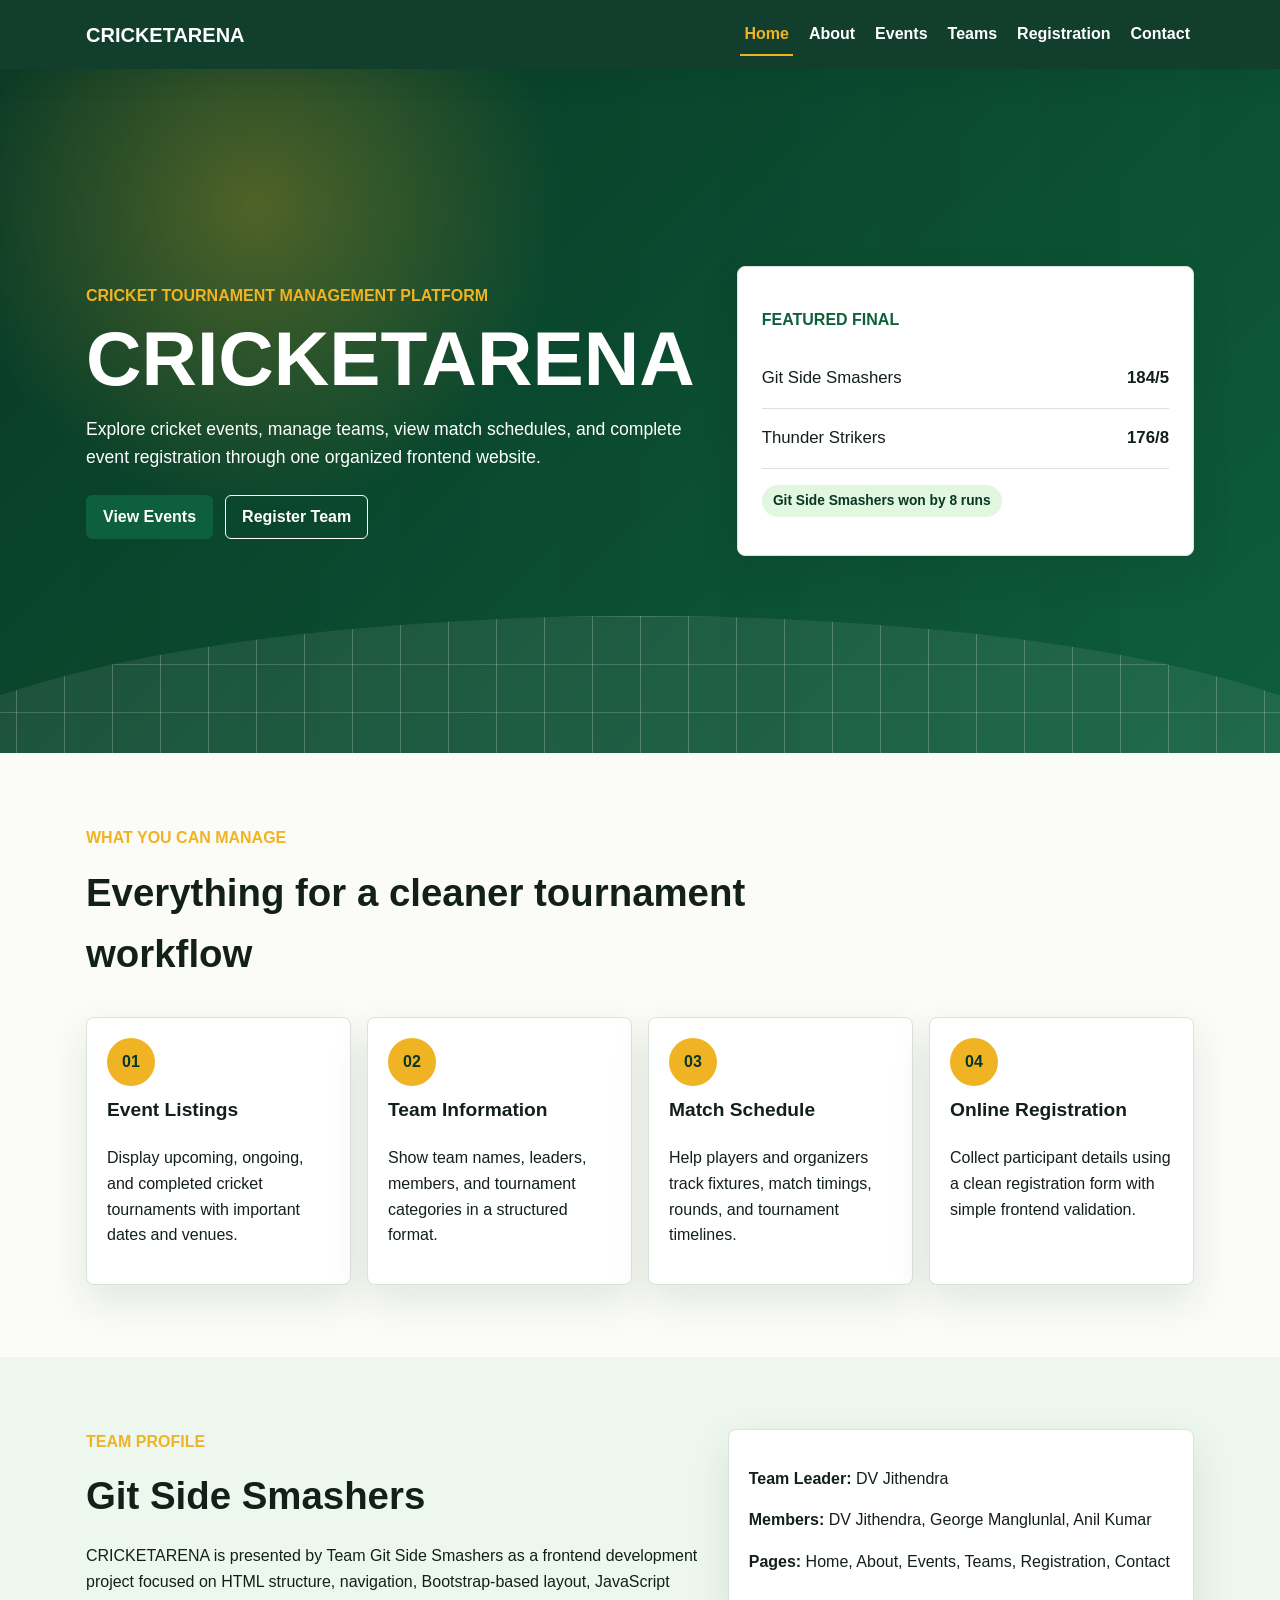
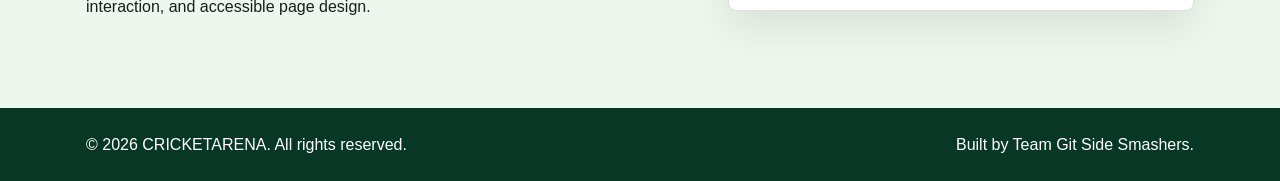
<file: cricket-event-management/index.html>
<!doctype html>
<html lang="en">
  <head>
    <meta charset="utf-8">
    <meta name="viewport" content="width=device-width, initial-scale=1">
    <title>CRICKETARENA | Home</title>
    <link rel="stylesheet" href="bootstrap/css/bootstrap.min.css">
    <link rel="stylesheet" href="css/style.css">
  </head>
  <body>
    <nav class="navbar navbar-expand-lg sticky-top">
      <div class="container">
        <a class="navbar-brand" href="index.html">CRICKETARENA</a>
        <button class="navbar-toggler" type="button" data-bs-toggle="collapse" data-bs-target="#mainNav" aria-controls="mainNav" aria-expanded="false" aria-label="Toggle navigation">
          <span class="navbar-toggler-icon"></span>
        </button>
        <div class="collapse navbar-collapse" id="mainNav">
          <ul class="navbar-nav ms-auto">
            <li class="nav-item"><a class="nav-link active" href="index.html">Home</a></li>
            <li class="nav-item"><a class="nav-link" href="about.html">About</a></li>
            <li class="nav-item"><a class="nav-link" href="events.html">Events</a></li>
            <li class="nav-item"><a class="nav-link" href="teams.html">Teams</a></li>
            <li class="nav-item"><a class="nav-link" href="register.html">Registration</a></li>
            <li class="nav-item"><a class="nav-link" href="contact.html">Contact</a></li>
          </ul>
        </div>
      </div>
    </nav>

    <header class="hero">
      <div class="container hero-grid">
        <div class="hero-copy">
          <p class="eyebrow">Cricket tournament management platform</p>
          <h1>CRICKETARENA</h1>
          <p class="lead">Explore cricket events, manage teams, view match schedules, and complete event registration through one organized frontend website.</p>
          <div class="hero-actions">
            <a class="btn btn-primary" href="events.html">View Events</a>
            <a class="btn btn-outline-light" href="register.html">Register Team</a>
          </div>
        </div>
        <div class="score-card" aria-label="Featured match">
          <p class="card-kicker">Featured Final</p>
          <div class="teams-score">
            <span>Git Side Smashers</span>
            <strong>184/5</strong>
          </div>
          <div class="teams-score">
            <span>Thunder Strikers</span>
            <strong>176/8</strong>
          </div>
          <p class="status-pill">Git Side Smashers won by 8 runs</p>
        </div>
      </div>
    </header>

    <main>
      <section class="section">
        <div class="container">
          <div class="section-heading">
            <p class="eyebrow">What you can manage</p>
            <h2>Everything for a cleaner tournament workflow</h2>
          </div>
          <div class="feature-grid">
            <article class="feature-card">
              <span class="feature-icon">01</span>
              <h3>Event Listings</h3>
              <p>Display upcoming, ongoing, and completed cricket tournaments with important dates and venues.</p>
            </article>
            <article class="feature-card">
              <span class="feature-icon">02</span>
              <h3>Team Information</h3>
              <p>Show team names, leaders, members, and tournament categories in a structured format.</p>
            </article>
            <article class="feature-card">
              <span class="feature-icon">03</span>
              <h3>Match Schedule</h3>
              <p>Help players and organizers track fixtures, match timings, rounds, and tournament timelines.</p>
            </article>
            <article class="feature-card">
              <span class="feature-icon">04</span>
              <h3>Online Registration</h3>
              <p>Collect participant details using a clean registration form with simple frontend validation.</p>
            </article>
          </div>
        </div>
      </section>

      <section class="section section-muted">
        <div class="container split-layout">
          <div>
            <p class="eyebrow">Team profile</p>
            <h2>Git Side Smashers</h2>
            <p>CRICKETARENA is presented by Team Git Side Smashers as a frontend development project focused on HTML structure, navigation, Bootstrap-based layout, JavaScript interaction, and accessible page design.</p>
          </div>
          <div class="project-panel">
            <p><strong>Team Leader:</strong> DV Jithendra</p>
            <p><strong>Members:</strong> DV Jithendra, George Manglunlal, Anil Kumar</p>
            <p><strong>Pages:</strong> Home, About, Events, Teams, Registration, Contact</p>
          </div>
        </div>
      </section>
    </main>

    <footer class="site-footer">
      <div class="container footer-content">
        <p>&copy; 2026 CRICKETARENA. All rights reserved.</p>
        <p>Built by Team Git Side Smashers.</p>
      </div>
    </footer>

    <button class="back-to-top" type="button" aria-label="Back to top">↑</button>
    <script src="bootstrap/js/bootstrap.bundle.min.js"></script>
    <script src="js/main.js"></script>
  </body>
</html>
</file>
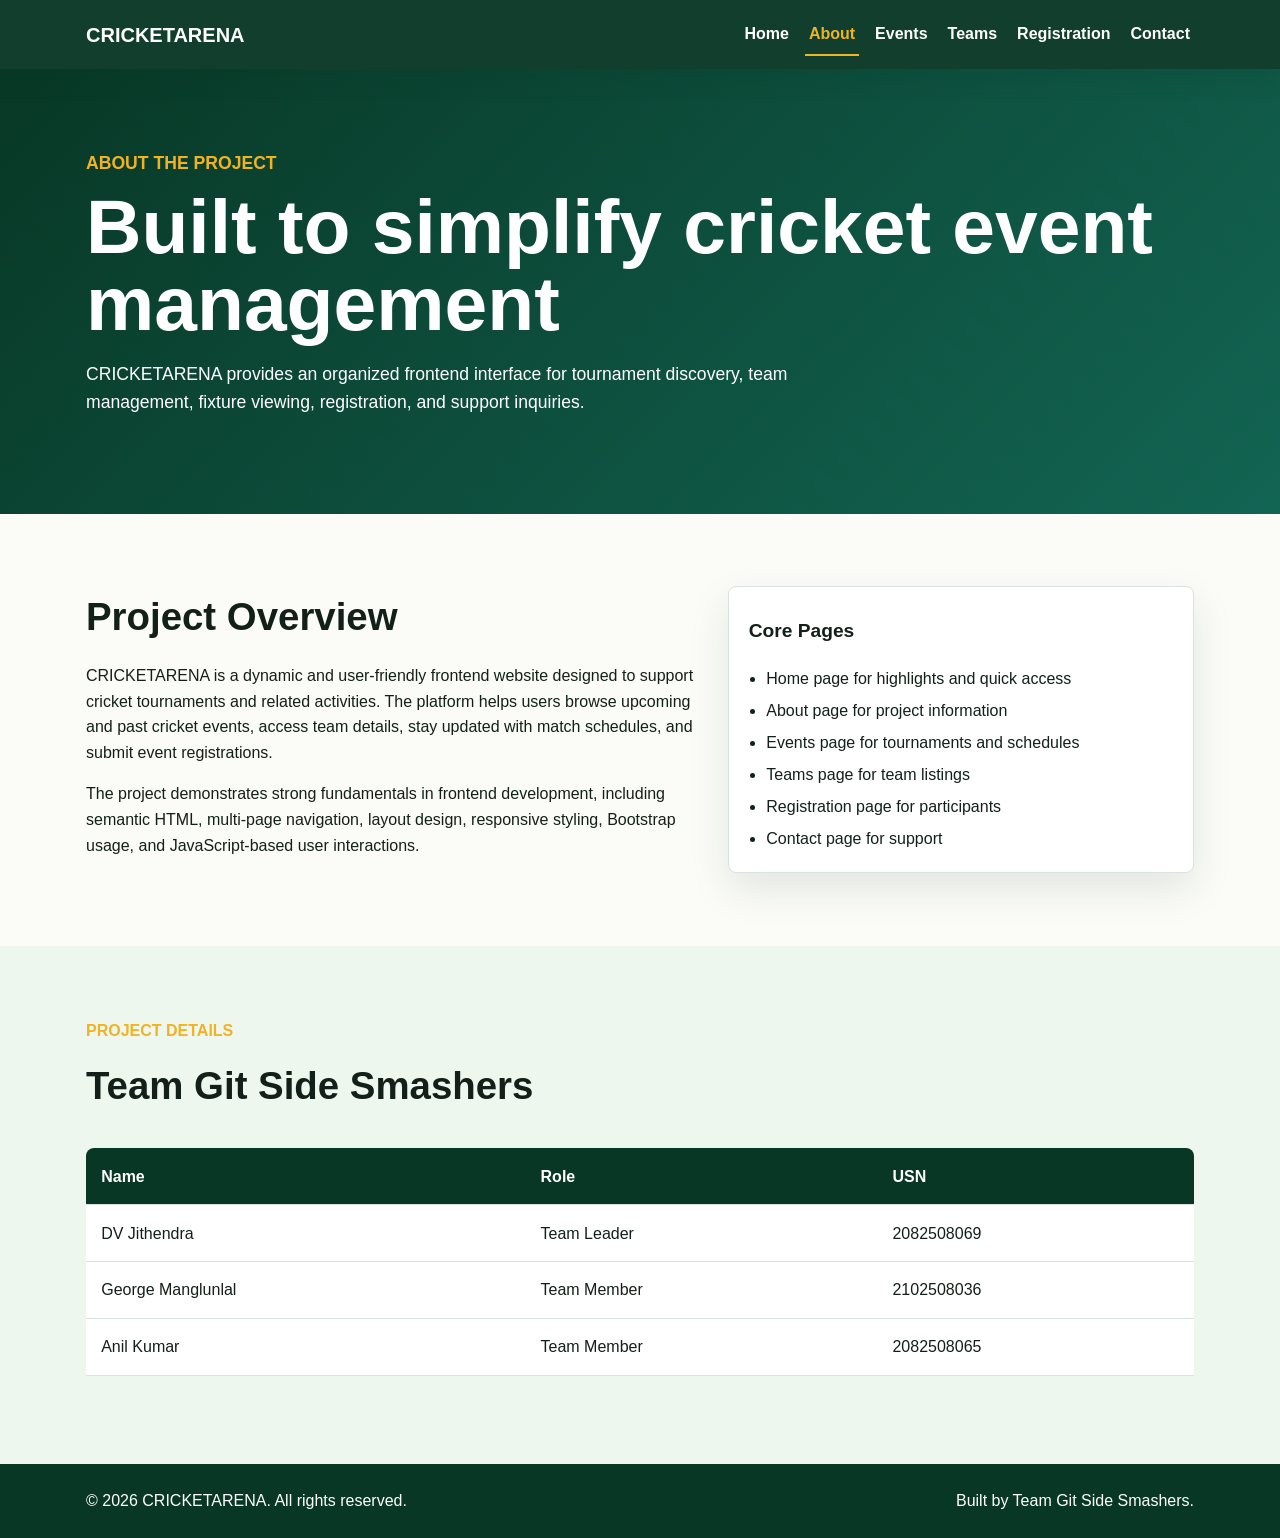
<file: cricket-event-management/about.html>
<!doctype html>
<html lang="en">
  <head>
    <meta charset="utf-8">
    <meta name="viewport" content="width=device-width, initial-scale=1">
    <title>CRICKETARENA | About</title>
    <link rel="stylesheet" href="bootstrap/css/bootstrap.min.css">
    <link rel="stylesheet" href="css/style.css">
  </head>
  <body>
    <nav class="navbar navbar-expand-lg sticky-top">
      <div class="container">
        <a class="navbar-brand" href="index.html">CRICKETARENA</a>
        <button class="navbar-toggler" type="button" data-bs-toggle="collapse" data-bs-target="#mainNav" aria-controls="mainNav" aria-expanded="false" aria-label="Toggle navigation">
          <span class="navbar-toggler-icon"></span>
        </button>
        <div class="collapse navbar-collapse" id="mainNav">
          <ul class="navbar-nav ms-auto">
            <li class="nav-item"><a class="nav-link" href="index.html">Home</a></li>
            <li class="nav-item"><a class="nav-link active" href="about.html">About</a></li>
            <li class="nav-item"><a class="nav-link" href="events.html">Events</a></li>
            <li class="nav-item"><a class="nav-link" href="teams.html">Teams</a></li>
            <li class="nav-item"><a class="nav-link" href="register.html">Registration</a></li>
            <li class="nav-item"><a class="nav-link" href="contact.html">Contact</a></li>
          </ul>
        </div>
      </div>
    </nav>

    <header class="page-header">
      <div class="container">
        <p class="eyebrow">About the project</p>
        <h1>Built to simplify cricket event management</h1>
        <p>CRICKETARENA provides an organized frontend interface for tournament discovery, team management, fixture viewing, registration, and support inquiries.</p>
      </div>
    </header>

    <main>
      <section class="section">
        <div class="container split-layout">
          <div>
            <h2>Project Overview</h2>
            <p>CRICKETARENA is a dynamic and user-friendly frontend website designed to support cricket tournaments and related activities. The platform helps users browse upcoming and past cricket events, access team details, stay updated with match schedules, and submit event registrations.</p>
            <p>The project demonstrates strong fundamentals in frontend development, including semantic HTML, multi-page navigation, layout design, responsive styling, Bootstrap usage, and JavaScript-based user interactions.</p>
          </div>
          <div class="project-panel">
            <h3>Core Pages</h3>
            <ul class="clean-list">
              <li>Home page for highlights and quick access</li>
              <li>About page for project information</li>
              <li>Events page for tournaments and schedules</li>
              <li>Teams page for team listings</li>
              <li>Registration page for participants</li>
              <li>Contact page for support</li>
            </ul>
          </div>
        </div>
      </section>

      <section class="section section-muted">
        <div class="container">
          <div class="section-heading">
            <p class="eyebrow">Project details</p>
            <h2>Team Git Side Smashers</h2>
          </div>
          <div class="table-responsive">
            <table class="table info-table">
              <thead>
                <tr>
                  <th>Name</th>
                  <th>Role</th>
                  <th>USN</th>
                </tr>
              </thead>
              <tbody>
                <tr>
                  <td>DV Jithendra</td>
                  <td>Team Leader</td>
                  <td>2082508069</td>
                </tr>
                <tr>
                  <td>George Manglunlal</td>
                  <td>Team Member</td>
                  <td>2102508036</td>
                </tr>
                <tr>
                  <td>Anil Kumar</td>
                  <td>Team Member</td>
                  <td>2082508065</td>
                </tr>
              </tbody>
            </table>
          </div>
        </div>
      </section>
    </main>

    <footer class="site-footer">
      <div class="container footer-content">
        <p>&copy; 2026 CRICKETARENA. All rights reserved.</p>
        <p>Built by Team Git Side Smashers.</p>
      </div>
    </footer>

    <button class="back-to-top" type="button" aria-label="Back to top">↑</button>
    <script src="bootstrap/js/bootstrap.bundle.min.js"></script>
    <script src="js/main.js"></script>
  </body>
</html>
</file>
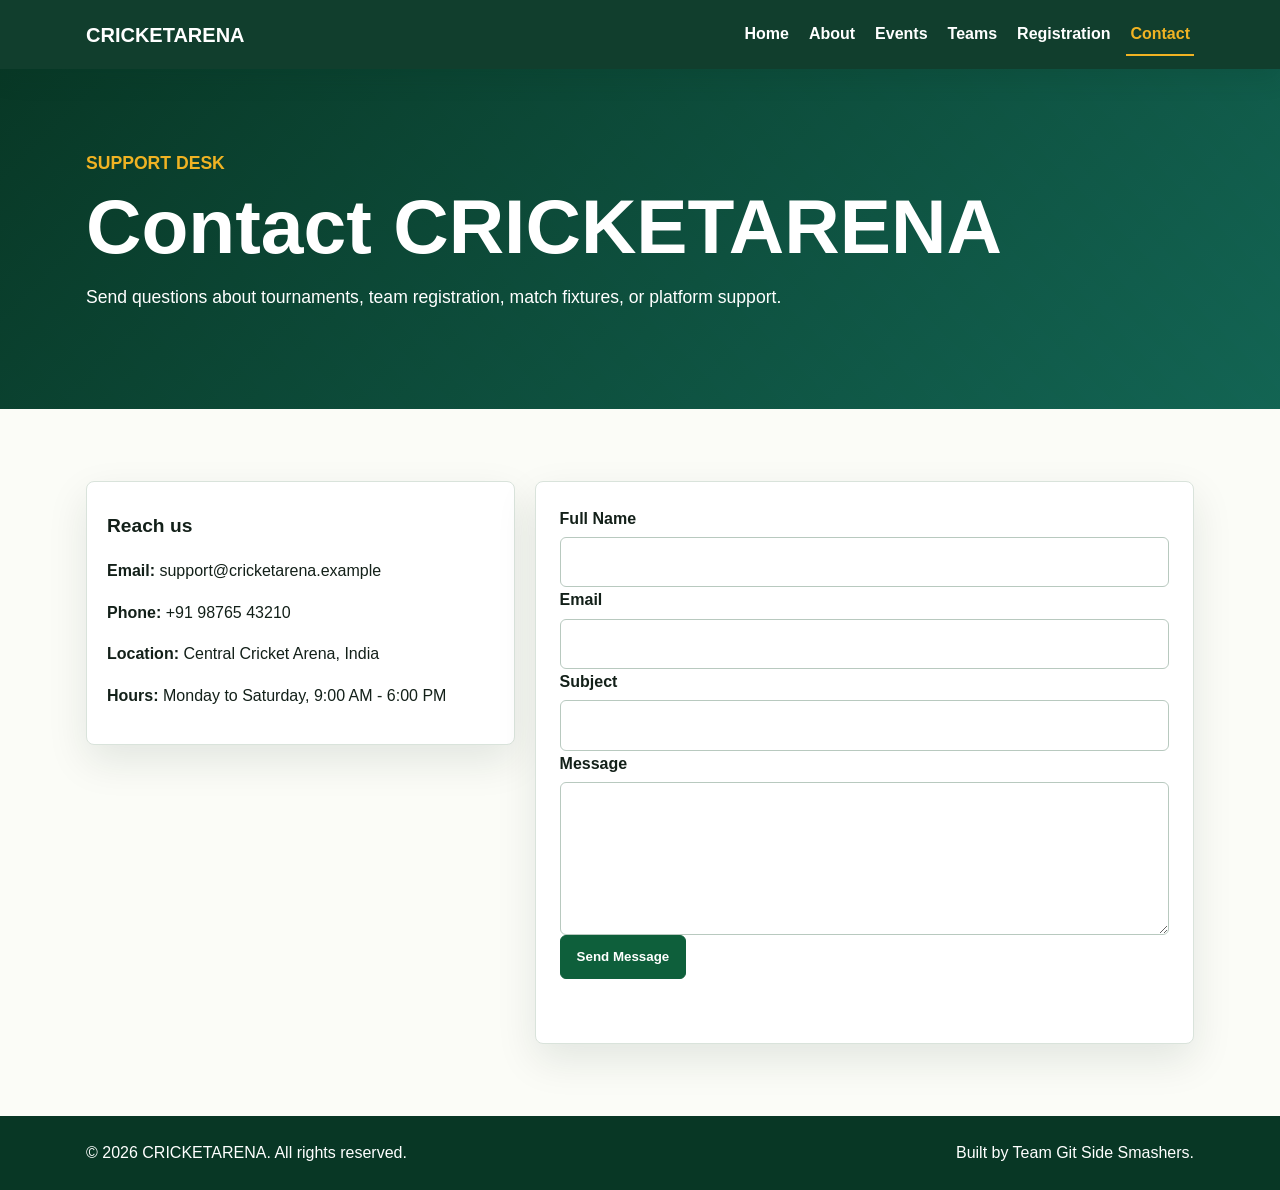
<file: cricket-event-management/contact.html>
<!doctype html>
<html lang="en">
  <head>
    <meta charset="utf-8">
    <meta name="viewport" content="width=device-width, initial-scale=1">
    <title>CRICKETARENA | Contact</title>
    <link rel="stylesheet" href="bootstrap/css/bootstrap.min.css">
    <link rel="stylesheet" href="css/style.css">
  </head>
  <body>
    <nav class="navbar navbar-expand-lg sticky-top">
      <div class="container">
        <a class="navbar-brand" href="index.html">CRICKETARENA</a>
        <button class="navbar-toggler" type="button" data-bs-toggle="collapse" data-bs-target="#mainNav" aria-controls="mainNav" aria-expanded="false" aria-label="Toggle navigation">
          <span class="navbar-toggler-icon"></span>
        </button>
        <div class="collapse navbar-collapse" id="mainNav">
          <ul class="navbar-nav ms-auto">
            <li class="nav-item"><a class="nav-link" href="index.html">Home</a></li>
            <li class="nav-item"><a class="nav-link" href="about.html">About</a></li>
            <li class="nav-item"><a class="nav-link" href="events.html">Events</a></li>
            <li class="nav-item"><a class="nav-link" href="teams.html">Teams</a></li>
            <li class="nav-item"><a class="nav-link" href="register.html">Registration</a></li>
            <li class="nav-item"><a class="nav-link active" href="contact.html">Contact</a></li>
          </ul>
        </div>
      </div>
    </nav>

    <header class="page-header">
      <div class="container">
        <p class="eyebrow">Support desk</p>
        <h1>Contact CRICKETARENA</h1>
        <p>Send questions about tournaments, team registration, match fixtures, or platform support.</p>
      </div>
    </header>

    <main>
      <section class="section">
        <div class="container contact-layout">
          <div class="project-panel contact-panel">
            <h2>Reach us</h2>
            <p><strong>Email:</strong> support@cricketarena.example</p>
            <p><strong>Phone:</strong> +91 98765 43210</p>
            <p><strong>Location:</strong> Central Cricket Arena, India</p>
            <p><strong>Hours:</strong> Monday to Saturday, 9:00 AM - 6:00 PM</p>
          </div>
          <form class="registration-form" id="contactForm" novalidate>
            <label class="form-label" for="name">Full Name</label>
            <input class="form-control" id="name" name="name" type="text" required>
            <label class="form-label" for="contactEmail">Email</label>
            <input class="form-control" id="contactEmail" name="contactEmail" type="email" required>
            <label class="form-label" for="subject">Subject</label>
            <input class="form-control" id="subject" name="subject" type="text" required>
            <label class="form-label" for="contactMessage">Message</label>
            <textarea class="form-control" id="contactMessage" name="contactMessage" rows="5" required></textarea>
            <button class="btn btn-primary" type="submit">Send Message</button>
            <p class="form-message" id="contactMessageStatus" role="status"></p>
          </form>
        </div>
      </section>
    </main>

    <footer class="site-footer">
      <div class="container footer-content">
        <p>&copy; 2026 CRICKETARENA. All rights reserved.</p>
        <p>Built by Team Git Side Smashers.</p>
      </div>
    </footer>

    <button class="back-to-top" type="button" aria-label="Back to top">↑</button>
    <script src="bootstrap/js/bootstrap.bundle.min.js"></script>
    <script src="js/main.js"></script>
  </body>
</html>
</file>
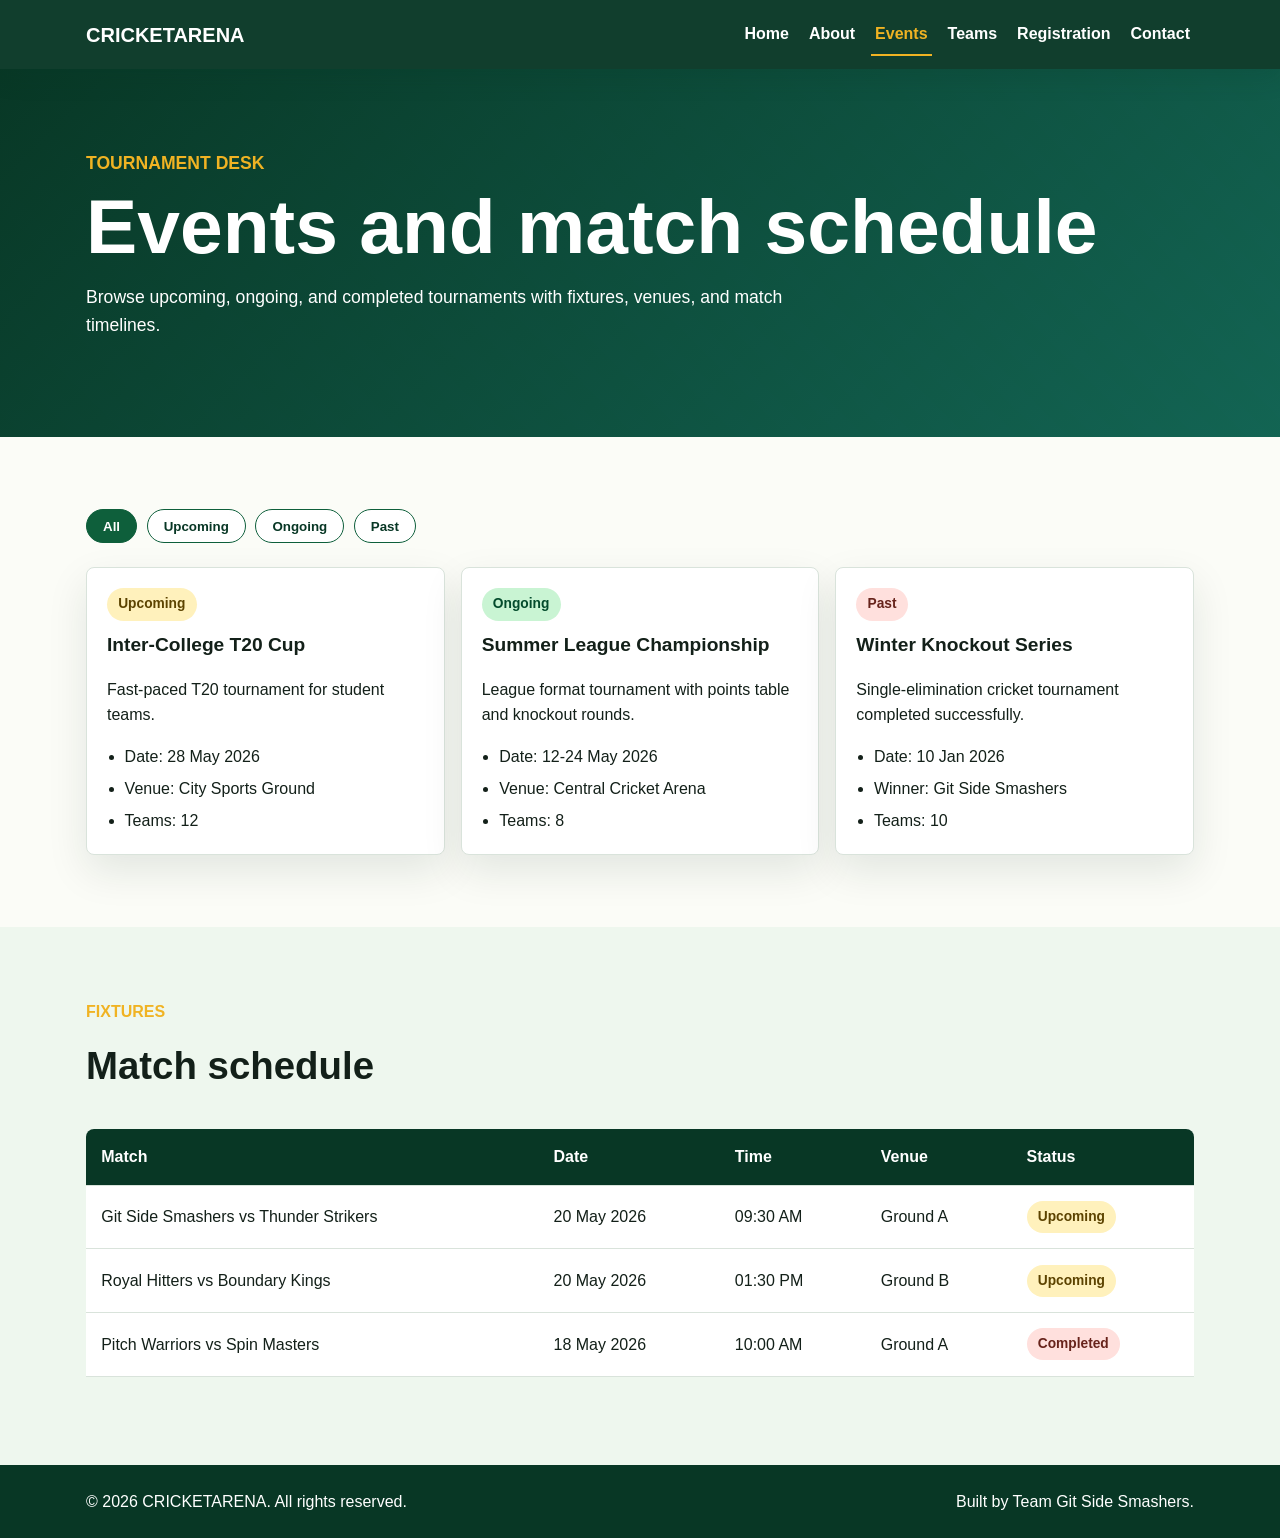
<file: cricket-event-management/events.html>
<!doctype html>
<html lang="en">
  <head>
    <meta charset="utf-8">
    <meta name="viewport" content="width=device-width, initial-scale=1">
    <title>CRICKETARENA | Events</title>
    <link rel="stylesheet" href="bootstrap/css/bootstrap.min.css">
    <link rel="stylesheet" href="css/style.css">
  </head>
  <body>
    <nav class="navbar navbar-expand-lg sticky-top">
      <div class="container">
        <a class="navbar-brand" href="index.html">CRICKETARENA</a>
        <button class="navbar-toggler" type="button" data-bs-toggle="collapse" data-bs-target="#mainNav" aria-controls="mainNav" aria-expanded="false" aria-label="Toggle navigation">
          <span class="navbar-toggler-icon"></span>
        </button>
        <div class="collapse navbar-collapse" id="mainNav">
          <ul class="navbar-nav ms-auto">
            <li class="nav-item"><a class="nav-link" href="index.html">Home</a></li>
            <li class="nav-item"><a class="nav-link" href="about.html">About</a></li>
            <li class="nav-item"><a class="nav-link active" href="events.html">Events</a></li>
            <li class="nav-item"><a class="nav-link" href="teams.html">Teams</a></li>
            <li class="nav-item"><a class="nav-link" href="register.html">Registration</a></li>
            <li class="nav-item"><a class="nav-link" href="contact.html">Contact</a></li>
          </ul>
        </div>
      </div>
    </nav>

    <header class="page-header">
      <div class="container">
        <p class="eyebrow">Tournament desk</p>
        <h1>Events and match schedule</h1>
        <p>Browse upcoming, ongoing, and completed tournaments with fixtures, venues, and match timelines.</p>
      </div>
    </header>

    <main>
      <section class="section">
        <div class="container">
          <div class="event-filter" role="group" aria-label="Filter events">
            <button class="filter-btn active" type="button" data-filter="all">All</button>
            <button class="filter-btn" type="button" data-filter="upcoming">Upcoming</button>
            <button class="filter-btn" type="button" data-filter="ongoing">Ongoing</button>
            <button class="filter-btn" type="button" data-filter="past">Past</button>
          </div>

          <div class="event-grid">
            <article class="event-card" data-status="upcoming">
              <span class="status-badge upcoming">Upcoming</span>
              <h2>Inter-College T20 Cup</h2>
              <p>Fast-paced T20 tournament for student teams.</p>
              <ul class="clean-list">
                <li>Date: 28 May 2026</li>
                <li>Venue: City Sports Ground</li>
                <li>Teams: 12</li>
              </ul>
            </article>
            <article class="event-card" data-status="ongoing">
              <span class="status-badge ongoing">Ongoing</span>
              <h2>Summer League Championship</h2>
              <p>League format tournament with points table and knockout rounds.</p>
              <ul class="clean-list">
                <li>Date: 12-24 May 2026</li>
                <li>Venue: Central Cricket Arena</li>
                <li>Teams: 8</li>
              </ul>
            </article>
            <article class="event-card" data-status="past">
              <span class="status-badge past">Past</span>
              <h2>Winter Knockout Series</h2>
              <p>Single-elimination cricket tournament completed successfully.</p>
              <ul class="clean-list">
                <li>Date: 10 Jan 2026</li>
                <li>Winner: Git Side Smashers</li>
                <li>Teams: 10</li>
              </ul>
            </article>
          </div>
        </div>
      </section>

      <section class="section section-muted">
        <div class="container">
          <div class="section-heading">
            <p class="eyebrow">Fixtures</p>
            <h2>Match schedule</h2>
          </div>
          <div class="table-responsive">
            <table class="table schedule-table">
              <thead>
                <tr>
                  <th>Match</th>
                  <th>Date</th>
                  <th>Time</th>
                  <th>Venue</th>
                  <th>Status</th>
                </tr>
              </thead>
              <tbody>
                <tr>
                  <td>Git Side Smashers vs Thunder Strikers</td>
                  <td>20 May 2026</td>
                  <td>09:30 AM</td>
                  <td>Ground A</td>
                  <td><span class="status-badge upcoming">Upcoming</span></td>
                </tr>
                <tr>
                  <td>Royal Hitters vs Boundary Kings</td>
                  <td>20 May 2026</td>
                  <td>01:30 PM</td>
                  <td>Ground B</td>
                  <td><span class="status-badge upcoming">Upcoming</span></td>
                </tr>
                <tr>
                  <td>Pitch Warriors vs Spin Masters</td>
                  <td>18 May 2026</td>
                  <td>10:00 AM</td>
                  <td>Ground A</td>
                  <td><span class="status-badge past">Completed</span></td>
                </tr>
              </tbody>
            </table>
          </div>
        </div>
      </section>
    </main>

    <footer class="site-footer">
      <div class="container footer-content">
        <p>&copy; 2026 CRICKETARENA. All rights reserved.</p>
        <p>Built by Team Git Side Smashers.</p>
      </div>
    </footer>

    <button class="back-to-top" type="button" aria-label="Back to top">↑</button>
    <script src="bootstrap/js/bootstrap.bundle.min.js"></script>
    <script src="js/main.js"></script>
  </body>
</html>
</file>
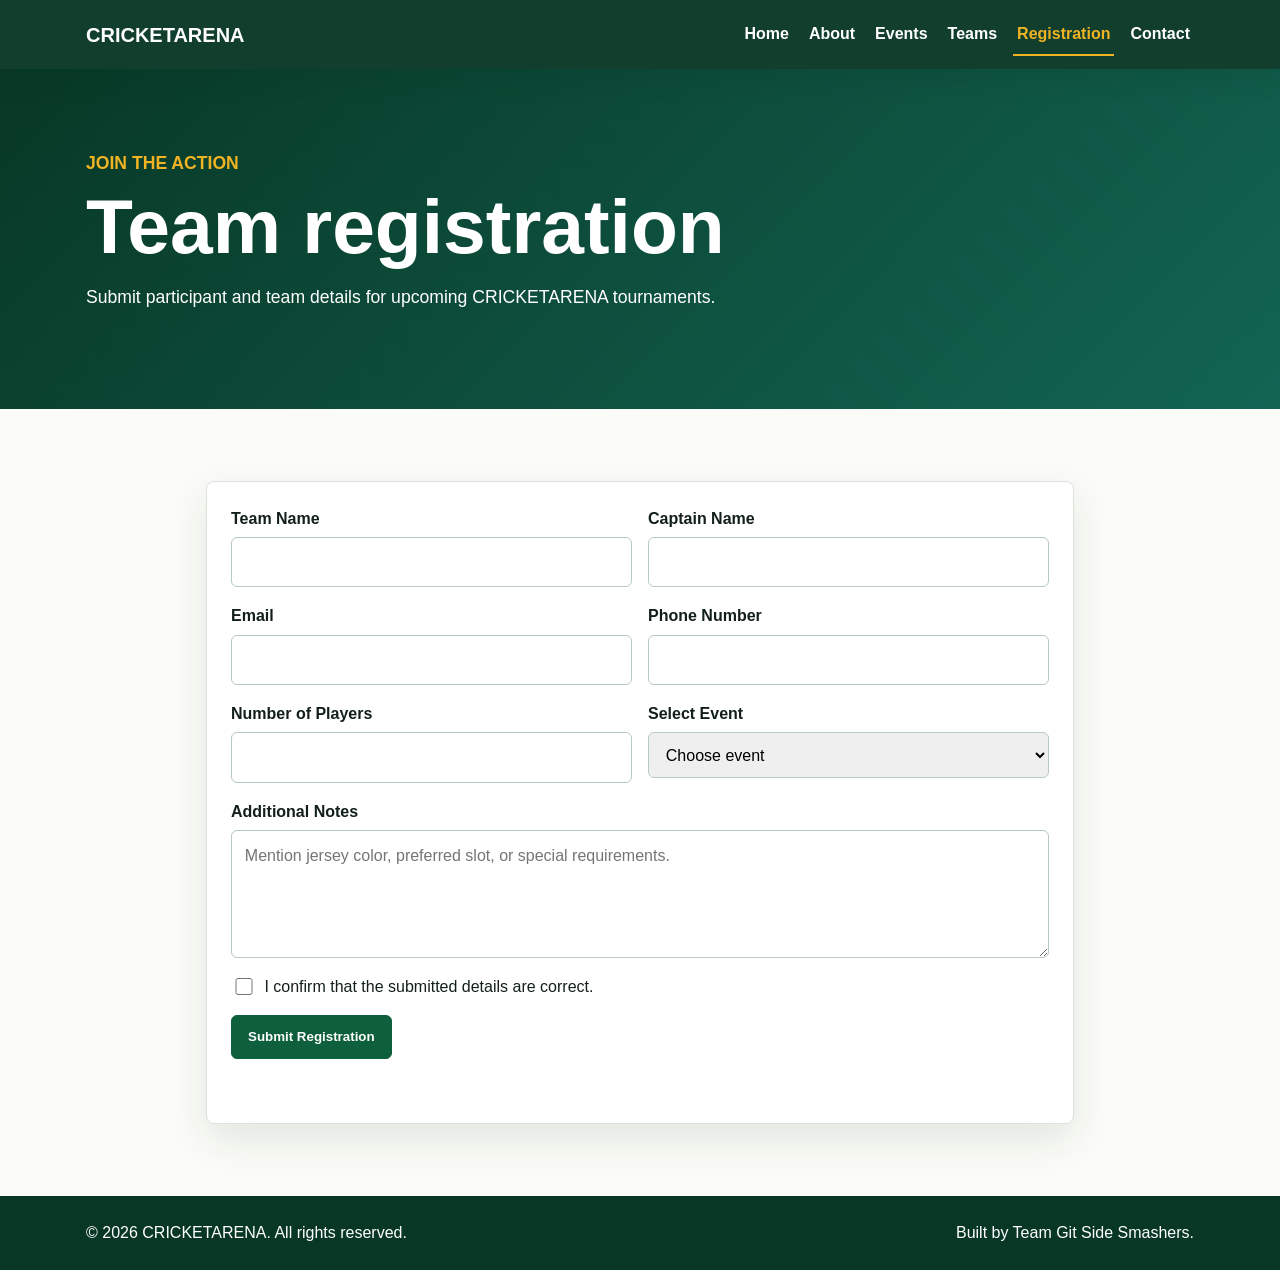
<file: cricket-event-management/register.html>
<!doctype html>
<html lang="en">
  <head>
    <meta charset="utf-8">
    <meta name="viewport" content="width=device-width, initial-scale=1">
    <title>CRICKETARENA | Registration</title>
    <link rel="stylesheet" href="bootstrap/css/bootstrap.min.css">
    <link rel="stylesheet" href="css/style.css">
  </head>
  <body>
    <nav class="navbar navbar-expand-lg sticky-top">
      <div class="container">
        <a class="navbar-brand" href="index.html">CRICKETARENA</a>
        <button class="navbar-toggler" type="button" data-bs-toggle="collapse" data-bs-target="#mainNav" aria-controls="mainNav" aria-expanded="false" aria-label="Toggle navigation">
          <span class="navbar-toggler-icon"></span>
        </button>
        <div class="collapse navbar-collapse" id="mainNav">
          <ul class="navbar-nav ms-auto">
            <li class="nav-item"><a class="nav-link" href="index.html">Home</a></li>
            <li class="nav-item"><a class="nav-link" href="about.html">About</a></li>
            <li class="nav-item"><a class="nav-link" href="events.html">Events</a></li>
            <li class="nav-item"><a class="nav-link" href="teams.html">Teams</a></li>
            <li class="nav-item"><a class="nav-link active" href="register.html">Registration</a></li>
            <li class="nav-item"><a class="nav-link" href="contact.html">Contact</a></li>
          </ul>
        </div>
      </div>
    </nav>

    <header class="page-header">
      <div class="container">
        <p class="eyebrow">Join the action</p>
        <h1>Team registration</h1>
        <p>Submit participant and team details for upcoming CRICKETARENA tournaments.</p>
      </div>
    </header>

    <main>
      <section class="section">
        <div class="container form-shell">
          <form class="registration-form" id="registrationForm" novalidate>
            <div class="row">
              <div class="col-md-6">
                <label class="form-label" for="teamName">Team Name</label>
                <input class="form-control" id="teamName" name="teamName" type="text" required>
              </div>
              <div class="col-md-6">
                <label class="form-label" for="captainName">Captain Name</label>
                <input class="form-control" id="captainName" name="captainName" type="text" required>
              </div>
            </div>
            <div class="row">
              <div class="col-md-6">
                <label class="form-label" for="email">Email</label>
                <input class="form-control" id="email" name="email" type="email" required>
              </div>
              <div class="col-md-6">
                <label class="form-label" for="phone">Phone Number</label>
                <input class="form-control" id="phone" name="phone" type="tel" pattern="[0-9]{10}" required>
              </div>
            </div>
            <div class="row">
              <div class="col-md-6">
                <label class="form-label" for="players">Number of Players</label>
                <input class="form-control" id="players" name="players" type="number" min="7" max="15" required>
              </div>
              <div class="col-md-6">
                <label class="form-label" for="event">Select Event</label>
                <select class="form-select" id="event" name="event" required>
                  <option value="">Choose event</option>
                  <option>Inter-College T20 Cup</option>
                  <option>Summer League Championship</option>
                  <option>Friendly Weekend Series</option>
                </select>
              </div>
            </div>
            <label class="form-label" for="message">Additional Notes</label>
            <textarea class="form-control" id="message" name="message" rows="4" placeholder="Mention jersey color, preferred slot, or special requirements."></textarea>
            <div class="form-check">
              <input class="form-check-input" id="terms" name="terms" type="checkbox" required>
              <label class="form-check-label" for="terms">I confirm that the submitted details are correct.</label>
            </div>
            <button class="btn btn-primary" type="submit">Submit Registration</button>
            <p class="form-message" id="registrationMessage" role="status"></p>
          </form>
        </div>
      </section>
    </main>

    <footer class="site-footer">
      <div class="container footer-content">
        <p>&copy; 2026 CRICKETARENA. All rights reserved.</p>
        <p>Built by Team Git Side Smashers.</p>
      </div>
    </footer>

    <button class="back-to-top" type="button" aria-label="Back to top">↑</button>
    <script src="bootstrap/js/bootstrap.bundle.min.js"></script>
    <script src="js/main.js"></script>
  </body>
</html>
</file>
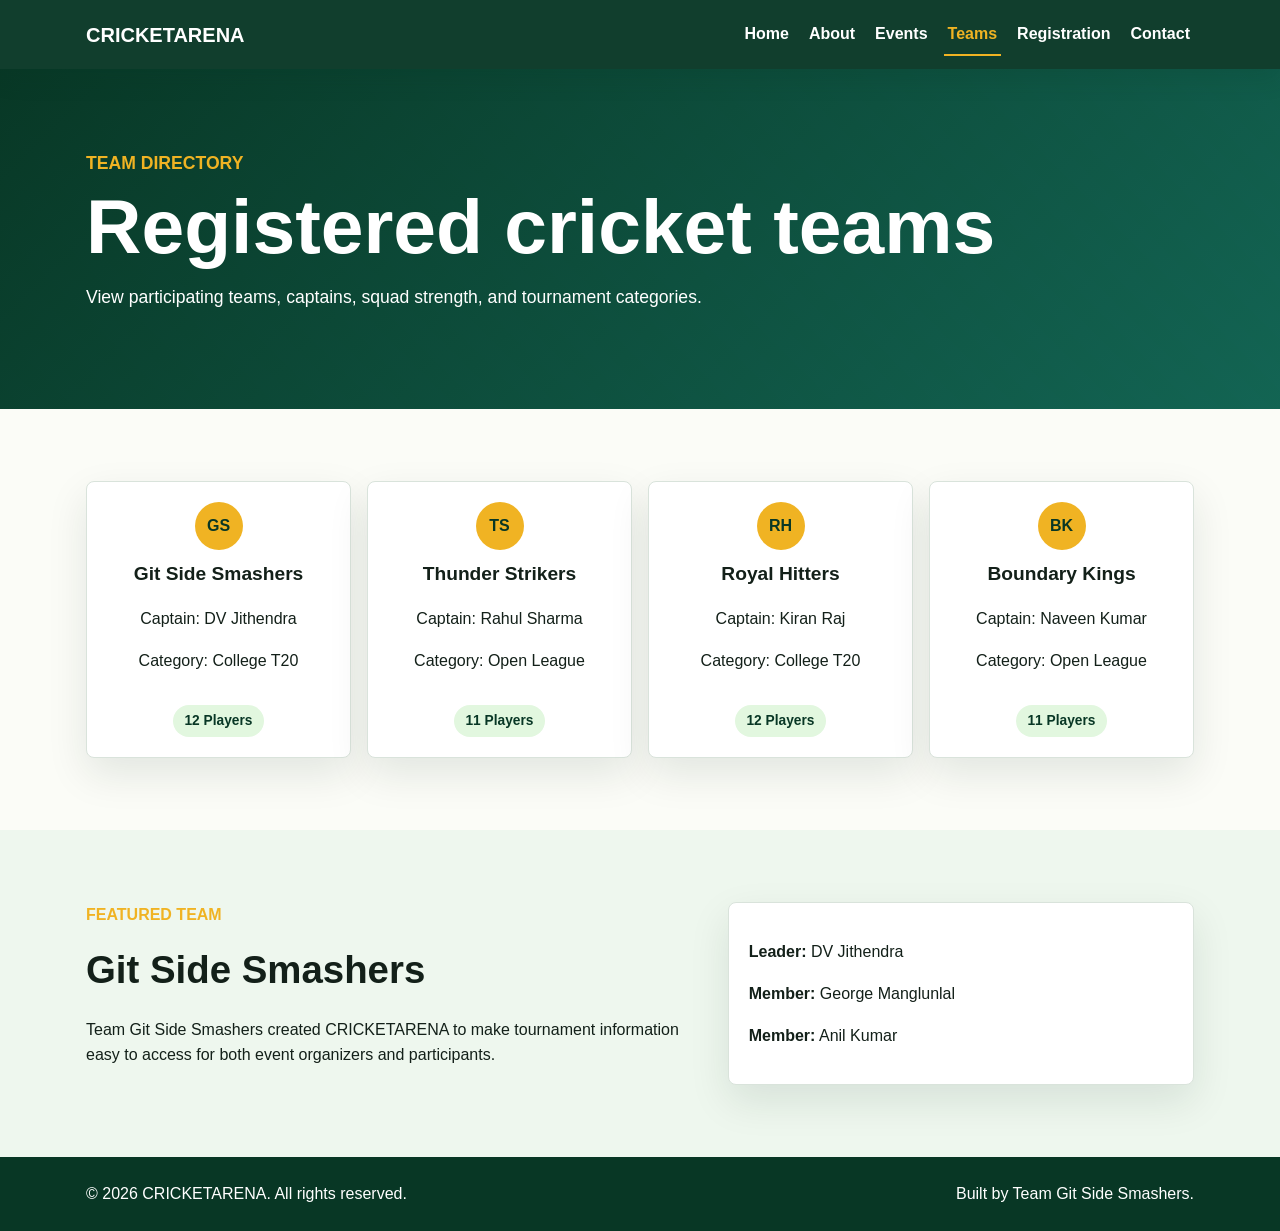
<file: cricket-event-management/teams.html>
<!doctype html>
<html lang="en">
  <head>
    <meta charset="utf-8">
    <meta name="viewport" content="width=device-width, initial-scale=1">
    <title>CRICKETARENA | Teams</title>
    <link rel="stylesheet" href="bootstrap/css/bootstrap.min.css">
    <link rel="stylesheet" href="css/style.css">
  </head>
  <body>
    <nav class="navbar navbar-expand-lg sticky-top">
      <div class="container">
        <a class="navbar-brand" href="index.html">CRICKETARENA</a>
        <button class="navbar-toggler" type="button" data-bs-toggle="collapse" data-bs-target="#mainNav" aria-controls="mainNav" aria-expanded="false" aria-label="Toggle navigation">
          <span class="navbar-toggler-icon"></span>
        </button>
        <div class="collapse navbar-collapse" id="mainNav">
          <ul class="navbar-nav ms-auto">
            <li class="nav-item"><a class="nav-link" href="index.html">Home</a></li>
            <li class="nav-item"><a class="nav-link" href="about.html">About</a></li>
            <li class="nav-item"><a class="nav-link" href="events.html">Events</a></li>
            <li class="nav-item"><a class="nav-link active" href="teams.html">Teams</a></li>
            <li class="nav-item"><a class="nav-link" href="register.html">Registration</a></li>
            <li class="nav-item"><a class="nav-link" href="contact.html">Contact</a></li>
          </ul>
        </div>
      </div>
    </nav>

    <header class="page-header">
      <div class="container">
        <p class="eyebrow">Team directory</p>
        <h1>Registered cricket teams</h1>
        <p>View participating teams, captains, squad strength, and tournament categories.</p>
      </div>
    </header>

    <main>
      <section class="section">
        <div class="container">
          <div class="team-grid">
            <article class="team-card">
              <div class="team-logo">GS</div>
              <h2>Git Side Smashers</h2>
              <p>Captain: DV Jithendra</p>
              <p>Category: College T20</p>
              <span class="status-pill">12 Players</span>
            </article>
            <article class="team-card">
              <div class="team-logo">TS</div>
              <h2>Thunder Strikers</h2>
              <p>Captain: Rahul Sharma</p>
              <p>Category: Open League</p>
              <span class="status-pill">11 Players</span>
            </article>
            <article class="team-card">
              <div class="team-logo">RH</div>
              <h2>Royal Hitters</h2>
              <p>Captain: Kiran Raj</p>
              <p>Category: College T20</p>
              <span class="status-pill">12 Players</span>
            </article>
            <article class="team-card">
              <div class="team-logo">BK</div>
              <h2>Boundary Kings</h2>
              <p>Captain: Naveen Kumar</p>
              <p>Category: Open League</p>
              <span class="status-pill">11 Players</span>
            </article>
          </div>
        </div>
      </section>

      <section class="section section-muted">
        <div class="container split-layout">
          <div>
            <p class="eyebrow">Featured team</p>
            <h2>Git Side Smashers</h2>
            <p>Team Git Side Smashers created CRICKETARENA to make tournament information easy to access for both event organizers and participants.</p>
          </div>
          <div class="project-panel">
            <p><strong>Leader:</strong> DV Jithendra</p>
            <p><strong>Member:</strong> George Manglunlal</p>
            <p><strong>Member:</strong> Anil Kumar</p>
          </div>
        </div>
      </section>
    </main>

    <footer class="site-footer">
      <div class="container footer-content">
        <p>&copy; 2026 CRICKETARENA. All rights reserved.</p>
        <p>Built by Team Git Side Smashers.</p>
      </div>
    </footer>

    <button class="back-to-top" type="button" aria-label="Back to top">↑</button>
    <script src="bootstrap/js/bootstrap.bundle.min.js"></script>
    <script src="js/main.js"></script>
  </body>
</html>
</file>
<file: cricket-event-management/css/style.css>
:root {
  --field: #0e5f3b;
  --field-dark: #083725;
  --grass: #23a455;
  --cream: #f8f6ef;
  --ink: #132019;
  --muted: #617067;
  --line: #d9e3db;
  --gold: #f0b323;
  --sky: #dff4ff;
  --danger: #ca3f32;
}

* {
  box-sizing: border-box;
}

body {
  margin: 0;
  color: var(--ink);
  font-family: Arial, Helvetica, sans-serif;
  background: #fbfcf7;
  line-height: 1.6;
}

a {
  text-decoration: none;
}

.navbar {
  background: rgba(8, 55, 37, 0.96);
  box-shadow: 0 8px 24px rgba(8, 55, 37, 0.18);
}

.navbar-brand {
  color: #fff;
  font-weight: 800;
  letter-spacing: 0;
}

.navbar-brand:hover,
.nav-link,
.nav-link:hover,
.nav-link:focus {
  color: #fff;
}

.nav-link {
  border-bottom: 2px solid transparent;
  font-weight: 700;
}

.nav-link.active,
.nav-link:hover {
  border-color: var(--gold);
  color: var(--gold);
}

.navbar-toggler {
  border-color: rgba(255, 255, 255, 0.5);
}

.navbar-toggler-icon {
  display: inline-block;
  width: 1.5rem;
  height: 1.5rem;
  background:
    linear-gradient(#fff, #fff) center 35% / 100% 2px no-repeat,
    linear-gradient(#fff, #fff) center 50% / 100% 2px no-repeat,
    linear-gradient(#fff, #fff) center 65% / 100% 2px no-repeat;
}

.hero {
  min-height: 76vh;
  display: flex;
  align-items: center;
  color: #fff;
  background:
    radial-gradient(circle at 20% 20%, rgba(240, 179, 35, 0.3), transparent 26%),
    linear-gradient(135deg, rgba(8, 55, 37, 0.96), rgba(14, 95, 59, 0.86)),
    repeating-linear-gradient(90deg, #0e5f3b 0 80px, #0b5334 80px 160px);
  position: relative;
  overflow: hidden;
}

.hero::after {
  content: "";
  position: absolute;
  inset: auto -10% -32% -10%;
  height: 52%;
  border-radius: 50% 50% 0 0;
  background:
    linear-gradient(90deg, rgba(255, 255, 255, 0.22) 1px, transparent 1px) 0 0 / 48px 48px,
    linear-gradient(rgba(255, 255, 255, 0.18) 1px, transparent 1px) 0 0 / 48px 48px,
    rgba(255, 255, 255, 0.08);
}

.hero-grid {
  position: relative;
  z-index: 1;
  display: grid;
  grid-template-columns: minmax(0, 1.15fr) minmax(280px, 0.85fr);
  gap: 2rem;
  align-items: center;
}

.hero h1,
.page-header h1 {
  margin: 0;
  font-size: clamp(2.5rem, 6vw, 5rem);
  line-height: 1;
  font-weight: 900;
  letter-spacing: 0;
}

.lead,
.page-header p {
  max-width: 720px;
  font-size: 1.1rem;
}

.eyebrow {
  margin: 0 0 0.7rem;
  color: var(--gold);
  font-weight: 800;
  text-transform: uppercase;
  letter-spacing: 0;
}

.hero-actions {
  display: flex;
  flex-wrap: wrap;
  gap: 0.75rem;
  margin-top: 1.5rem;
}

.score-card,
.project-panel,
.feature-card,
.event-card,
.team-card,
.registration-form {
  border: 1px solid var(--line);
  border-radius: 8px;
  background: #fff;
  box-shadow: 0 16px 40px rgba(13, 42, 29, 0.1);
}

.score-card {
  color: var(--ink);
  padding: 1.5rem;
}

.card-kicker {
  color: var(--field);
  font-weight: 800;
  text-transform: uppercase;
}

.teams-score {
  display: flex;
  justify-content: space-between;
  gap: 1rem;
  padding: 1rem 0;
  border-bottom: 1px solid var(--line);
  font-size: 1.05rem;
}

.status-pill,
.status-badge {
  display: inline-flex;
  width: fit-content;
  align-items: center;
  border-radius: 999px;
  padding: 0.32rem 0.7rem;
  font-size: 0.86rem;
  font-weight: 800;
}

.status-pill {
  margin-top: 1rem;
  color: var(--field-dark);
  background: #e2f7df;
}

.page-header {
  color: #fff;
  padding: 5rem 0;
  background:
    linear-gradient(135deg, rgba(8, 55, 37, 0.98), rgba(19, 101, 85, 0.92)),
    repeating-linear-gradient(45deg, #0e5f3b 0 18px, #115f47 18px 36px);
}

.section {
  padding: 4.5rem 0;
}

.section-muted {
  background: #eef7ee;
}

.section-heading {
  max-width: 720px;
  margin-bottom: 2rem;
}

.section-heading h2,
.split-layout h2 {
  margin: 0;
  font-size: clamp(1.8rem, 3vw, 2.6rem);
}

.feature-grid,
.event-grid,
.team-grid {
  display: grid;
  grid-template-columns: repeat(4, minmax(0, 1fr));
  gap: 1rem;
}

.event-grid,
.team-grid {
  grid-template-columns: repeat(3, minmax(0, 1fr));
}

.team-grid {
  grid-template-columns: repeat(4, minmax(0, 1fr));
}

.feature-card,
.event-card,
.team-card,
.project-panel {
  padding: 1.25rem;
}

.feature-card h3,
.event-card h2,
.team-card h2,
.project-panel h3,
.contact-panel h2 {
  margin-top: 0.6rem;
  font-size: 1.2rem;
}

.feature-icon,
.team-logo {
  display: inline-grid;
  place-items: center;
  min-width: 48px;
  height: 48px;
  border-radius: 50%;
  color: var(--field-dark);
  background: var(--gold);
  font-weight: 900;
}

.split-layout,
.contact-layout {
  display: grid;
  grid-template-columns: minmax(0, 1fr) minmax(300px, 0.75fr);
  gap: 1.25rem;
  align-items: start;
}

.contact-layout {
  grid-template-columns: minmax(280px, 0.65fr) minmax(0, 1fr);
}

.clean-list {
  margin: 0;
  padding-left: 1.1rem;
}

.clean-list li + li {
  margin-top: 0.4rem;
}

.table {
  width: 100%;
  border-collapse: collapse;
  background: #fff;
}

.table th,
.table td {
  padding: 0.95rem;
  border-bottom: 1px solid var(--line);
  text-align: left;
}

.table th {
  color: #fff;
  background: var(--field-dark);
}

.table-responsive {
  overflow-x: auto;
  border-radius: 8px;
}

.event-filter {
  display: flex;
  flex-wrap: wrap;
  gap: 0.6rem;
  margin-bottom: 1.5rem;
}

.filter-btn {
  border: 1px solid var(--field);
  border-radius: 999px;
  padding: 0.55rem 1rem;
  color: var(--field-dark);
  background: #fff;
  font-weight: 800;
  cursor: pointer;
}

.filter-btn.active,
.filter-btn:hover {
  color: #fff;
  background: var(--field);
}

.status-badge.upcoming {
  color: #5c4300;
  background: #fff1bc;
}

.status-badge.ongoing {
  color: #034b2c;
  background: #c9f4d3;
}

.status-badge.past {
  color: #67231b;
  background: #ffe0dd;
}

.team-card {
  text-align: center;
}

.form-shell {
  max-width: 900px;
}

.registration-form {
  padding: 1.5rem;
}

.row {
  row-gap: 1rem;
  margin-bottom: 1rem;
}

.form-label {
  display: block;
  margin-bottom: 0.35rem;
  font-weight: 800;
}

.form-control,
.form-select {
  width: 100%;
  min-height: 46px;
  border: 1px solid #b8c9bf;
  border-radius: 6px;
  padding: 0.72rem 0.8rem;
  font: inherit;
}

textarea.form-control {
  min-height: 120px;
  resize: vertical;
}

.form-control:focus,
.form-select:focus {
  border-color: var(--field);
  box-shadow: 0 0 0 0.2rem rgba(35, 164, 85, 0.18);
  outline: none;
}

.form-check {
  display: flex;
  align-items: center;
  gap: 0.55rem;
  margin: 1rem 0;
}

.form-check-input {
  width: 1.1rem;
  height: 1.1rem;
}

.form-message {
  min-height: 1.5rem;
  margin: 1rem 0 0;
  font-weight: 800;
}

.form-message.success {
  color: var(--field);
}

.form-message.error {
  color: var(--danger);
}

.site-footer {
  padding: 1.5rem 0;
  color: #fff;
  background: var(--field-dark);
}

.footer-content {
  display: flex;
  justify-content: space-between;
  gap: 1rem;
  flex-wrap: wrap;
}

.footer-content p {
  margin: 0;
}

.back-to-top {
  position: fixed;
  right: 1rem;
  bottom: 1rem;
  width: 44px;
  height: 44px;
  display: none;
  border: 0;
  border-radius: 50%;
  color: #fff;
  background: var(--field);
  font-size: 1.25rem;
  font-weight: 900;
  cursor: pointer;
  box-shadow: 0 10px 26px rgba(8, 55, 37, 0.3);
}

.back-to-top.visible {
  display: block;
}

.hidden {
  display: none;
}

@media (max-width: 992px) {
  .hero-grid,
  .split-layout,
  .contact-layout {
    grid-template-columns: 1fr;
  }

  .feature-grid,
  .event-grid,
  .team-grid {
    grid-template-columns: repeat(2, minmax(0, 1fr));
  }
}

@media (max-width: 576px) {
  .hero,
  .page-header {
    padding: 4rem 0;
  }

  .section {
    padding: 3rem 0;
  }

  .feature-grid,
  .event-grid,
  .team-grid {
    grid-template-columns: 1fr;
  }

  .hero-actions,
  .footer-content {
    flex-direction: column;
  }

  .btn {
    width: 100%;
  }
}
</file>
